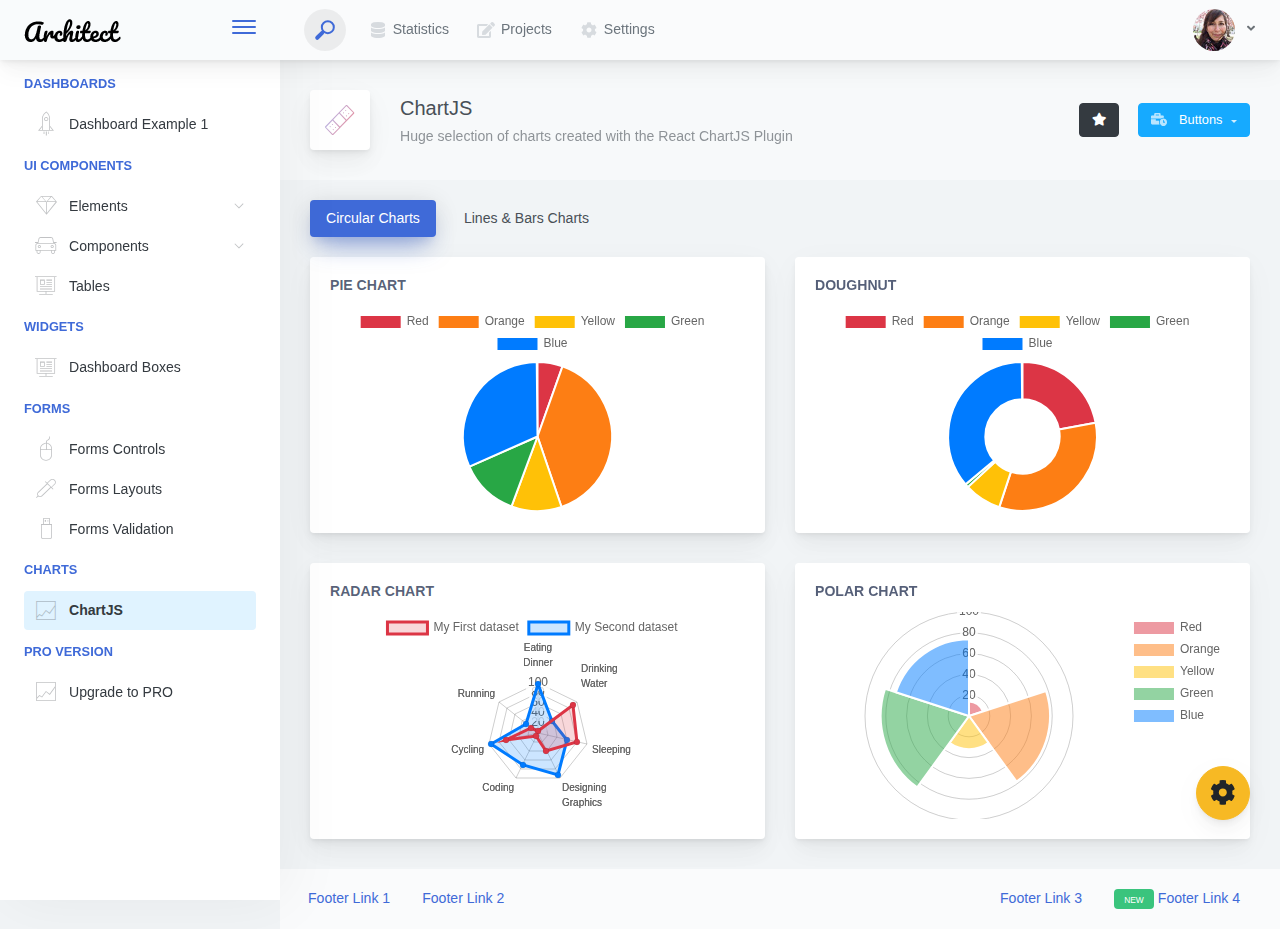
<file: charts-chartjs.html>
<!doctype html>
<html lang="en">

<head>
    <meta charset="utf-8">
    <meta http-equiv="X-UA-Compatible" content="IE=edge">
    <meta http-equiv="Content-Language" content="en">
    <meta http-equiv="Content-Type" content="text/html; charset=utf-8"/>
    <title>ChartJS - Huge selection of charts created with the React ChartJS Plugin</title>
    <meta name="viewport" content="width=device-width, initial-scale=1, maximum-scale=1, user-scalable=no, shrink-to-fit=no" />
    <meta name="description" content="Huge selection of charts created with the React ChartJS Plugin">
    <meta name="msapplication-tap-highlight" content="no">
    <!--
    =========================================================
    * ArchitectUI HTML Theme Dashboard - v1.0.0
    =========================================================
    * Product Page: https://dashboardpack.com
    * Copyright 2019 DashboardPack (https://dashboardpack.com)
    * Licensed under MIT (https://github.com/DashboardPack/architectui-html-theme-free/blob/master/LICENSE)
    =========================================================
    * The above copyright notice and this permission notice shall be included in all copies or substantial portions of the Software.
    -->
<link href="./main.css" rel="stylesheet"></head>
<body>
    <div class="app-container app-theme-white body-tabs-shadow fixed-sidebar fixed-header">
        <div class="app-header header-shadow">
            <div class="app-header__logo">
                <div class="logo-src"></div>
                <div class="header__pane ml-auto">
                    <div>
                        <button type="button" class="hamburger close-sidebar-btn hamburger--elastic" data-class="closed-sidebar">
                            <span class="hamburger-box">
                                <span class="hamburger-inner"></span>
                            </span>
                        </button>
                    </div>
                </div>
            </div>
            <div class="app-header__mobile-menu">
                <div>
                    <button type="button" class="hamburger hamburger--elastic mobile-toggle-nav">
                        <span class="hamburger-box">
                            <span class="hamburger-inner"></span>
                        </span>
                    </button>
                </div>
            </div>
            <div class="app-header__menu">
                <span>
                    <button type="button" class="btn-icon btn-icon-only btn btn-primary btn-sm mobile-toggle-header-nav">
                        <span class="btn-icon-wrapper">
                            <i class="fa fa-ellipsis-v fa-w-6"></i>
                        </span>
                    </button>
                </span>
            </div>    <div class="app-header__content">
                <div class="app-header-left">
                    <div class="search-wrapper">
                        <div class="input-holder">
                            <input type="text" class="search-input" placeholder="Type to search">
                            <button class="search-icon"><span></span></button>
                        </div>
                        <button class="close"></button>
                    </div>
                    <ul class="header-menu nav">
                        <li class="nav-item">
                            <a href="javascript:void(0);" class="nav-link">
                                <i class="nav-link-icon fa fa-database"> </i>
                                Statistics
                            </a>
                        </li>
                        <li class="btn-group nav-item">
                            <a href="javascript:void(0);" class="nav-link">
                                <i class="nav-link-icon fa fa-edit"></i>
                                Projects
                            </a>
                        </li>
                        <li class="dropdown nav-item">
                            <a href="javascript:void(0);" class="nav-link">
                                <i class="nav-link-icon fa fa-cog"></i>
                                Settings
                            </a>
                        </li>
                    </ul>        </div>
                <div class="app-header-right">
                    <div class="header-btn-lg pr-0">
                        <div class="widget-content p-0">
                            <div class="widget-content-wrapper">
                                <div class="widget-content-left">
                                    <div class="btn-group">
                                        <a data-toggle="dropdown" aria-haspopup="true" aria-expanded="false" class="p-0 btn">
                                            <img width="42" class="rounded-circle" src="assets/images/avatars/1.jpg" alt="">
                                            <i class="fa fa-angle-down ml-2 opacity-8"></i>
                                        </a>
                                        <div tabindex="-1" role="menu" aria-hidden="true" class="dropdown-menu dropdown-menu-right">
                                            <button type="button" tabindex="0" class="dropdown-item">User Account</button>
                                            <button type="button" tabindex="0" class="dropdown-item">Settings</button>
                                            <h6 tabindex="-1" class="dropdown-header">Header</h6>
                                            <button type="button" tabindex="0" class="dropdown-item">Actions</button>
                                            <div tabindex="-1" class="dropdown-divider"></div>
                                            <button type="button" tabindex="0" class="dropdown-item">Dividers</button>
                                        </div>
                                    </div>
                                </div>
                                <div class="widget-content-left  ml-3 header-user-info">
                                    <div class="widget-heading">
                                        Alina Mclourd
                                    </div>
                                    <div class="widget-subheading">
                                        VP People Manager
                                    </div>
                                </div>
                                <div class="widget-content-right header-user-info ml-3">
                                    <button type="button" class="btn-shadow p-1 btn btn-primary btn-sm show-toastr-example">
                                        <i class="fa text-white fa-calendar pr-1 pl-1"></i>
                                    </button>
                                </div>
                            </div>
                        </div>
                    </div>        </div>
            </div>
        </div>        <div class="ui-theme-settings">
            <button type="button" id="TooltipDemo" class="btn-open-options btn btn-warning">
                <i class="fa fa-cog fa-w-16 fa-spin fa-2x"></i>
            </button>
            <div class="theme-settings__inner">
                <div class="scrollbar-container">
                    <div class="theme-settings__options-wrapper">
                        <h3 class="themeoptions-heading">Layout Options
                        </h3>
                        <div class="p-3">
                            <ul class="list-group">
                                <li class="list-group-item">
                                    <div class="widget-content p-0">
                                        <div class="widget-content-wrapper">
                                            <div class="widget-content-left mr-3">
                                                <div class="switch has-switch switch-container-class" data-class="fixed-header">
                                                    <div class="switch-animate switch-on">
                                                        <input type="checkbox" checked data-toggle="toggle" data-onstyle="success">
                                                    </div>
                                                </div>
                                            </div>
                                            <div class="widget-content-left">
                                                <div class="widget-heading">Fixed Header
                                                </div>
                                                <div class="widget-subheading">Makes the header top fixed, always visible!
                                                </div>
                                            </div>
                                        </div>
                                    </div>
                                </li>
                                <li class="list-group-item">
                                    <div class="widget-content p-0">
                                        <div class="widget-content-wrapper">
                                            <div class="widget-content-left mr-3">
                                                <div class="switch has-switch switch-container-class" data-class="fixed-sidebar">
                                                    <div class="switch-animate switch-on">
                                                        <input type="checkbox" checked data-toggle="toggle" data-onstyle="success">
                                                    </div>
                                                </div>
                                            </div>
                                            <div class="widget-content-left">
                                                <div class="widget-heading">Fixed Sidebar
                                                </div>
                                                <div class="widget-subheading">Makes the sidebar left fixed, always visible!
                                                </div>
                                            </div>
                                        </div>
                                    </div>
                                </li>
                                <li class="list-group-item">
                                    <div class="widget-content p-0">
                                        <div class="widget-content-wrapper">
                                            <div class="widget-content-left mr-3">
                                                <div class="switch has-switch switch-container-class" data-class="fixed-footer">
                                                    <div class="switch-animate switch-off">
                                                        <input type="checkbox" data-toggle="toggle" data-onstyle="success">
                                                    </div>
                                                </div>
                                            </div>
                                            <div class="widget-content-left">
                                                <div class="widget-heading">Fixed Footer
                                                </div>
                                                <div class="widget-subheading">Makes the app footer bottom fixed, always visible!
                                                </div>
                                            </div>
                                        </div>
                                    </div>
                                </li>
                            </ul>
                        </div>
                        <h3 class="themeoptions-heading">
                            <div>
                                Header Options
                            </div>
                            <button type="button" class="btn-pill btn-shadow btn-wide ml-auto btn btn-focus btn-sm switch-header-cs-class" data-class="">
                                Restore Default
                            </button>
                        </h3>
                        <div class="p-3">
                            <ul class="list-group">
                                <li class="list-group-item">
                                    <h5 class="pb-2">Choose Color Scheme
                                    </h5>
                                    <div class="theme-settings-swatches">
                                        <div class="swatch-holder bg-primary switch-header-cs-class" data-class="bg-primary header-text-light">
                                        </div>
                                        <div class="swatch-holder bg-secondary switch-header-cs-class" data-class="bg-secondary header-text-light">
                                        </div>
                                        <div class="swatch-holder bg-success switch-header-cs-class" data-class="bg-success header-text-dark">
                                        </div>
                                        <div class="swatch-holder bg-info switch-header-cs-class" data-class="bg-info header-text-dark">
                                        </div>
                                        <div class="swatch-holder bg-warning switch-header-cs-class" data-class="bg-warning header-text-dark">
                                        </div>
                                        <div class="swatch-holder bg-danger switch-header-cs-class" data-class="bg-danger header-text-light">
                                        </div>
                                        <div class="swatch-holder bg-light switch-header-cs-class" data-class="bg-light header-text-dark">
                                        </div>
                                        <div class="swatch-holder bg-dark switch-header-cs-class" data-class="bg-dark header-text-light">
                                        </div>
                                        <div class="swatch-holder bg-focus switch-header-cs-class" data-class="bg-focus header-text-light">
                                        </div>
                                        <div class="swatch-holder bg-alternate switch-header-cs-class" data-class="bg-alternate header-text-light">
                                        </div>
                                        <div class="divider">
                                        </div>
                                        <div class="swatch-holder bg-vicious-stance switch-header-cs-class" data-class="bg-vicious-stance header-text-light">
                                        </div>
                                        <div class="swatch-holder bg-midnight-bloom switch-header-cs-class" data-class="bg-midnight-bloom header-text-light">
                                        </div>
                                        <div class="swatch-holder bg-night-sky switch-header-cs-class" data-class="bg-night-sky header-text-light">
                                        </div>
                                        <div class="swatch-holder bg-slick-carbon switch-header-cs-class" data-class="bg-slick-carbon header-text-light">
                                        </div>
                                        <div class="swatch-holder bg-asteroid switch-header-cs-class" data-class="bg-asteroid header-text-light">
                                        </div>
                                        <div class="swatch-holder bg-royal switch-header-cs-class" data-class="bg-royal header-text-light">
                                        </div>
                                        <div class="swatch-holder bg-warm-flame switch-header-cs-class" data-class="bg-warm-flame header-text-dark">
                                        </div>
                                        <div class="swatch-holder bg-night-fade switch-header-cs-class" data-class="bg-night-fade header-text-dark">
                                        </div>
                                        <div class="swatch-holder bg-sunny-morning switch-header-cs-class" data-class="bg-sunny-morning header-text-dark">
                                        </div>
                                        <div class="swatch-holder bg-tempting-azure switch-header-cs-class" data-class="bg-tempting-azure header-text-dark">
                                        </div>
                                        <div class="swatch-holder bg-amy-crisp switch-header-cs-class" data-class="bg-amy-crisp header-text-dark">
                                        </div>
                                        <div class="swatch-holder bg-heavy-rain switch-header-cs-class" data-class="bg-heavy-rain header-text-dark">
                                        </div>
                                        <div class="swatch-holder bg-mean-fruit switch-header-cs-class" data-class="bg-mean-fruit header-text-dark">
                                        </div>
                                        <div class="swatch-holder bg-malibu-beach switch-header-cs-class" data-class="bg-malibu-beach header-text-light">
                                        </div>
                                        <div class="swatch-holder bg-deep-blue switch-header-cs-class" data-class="bg-deep-blue header-text-dark">
                                        </div>
                                        <div class="swatch-holder bg-ripe-malin switch-header-cs-class" data-class="bg-ripe-malin header-text-light">
                                        </div>
                                        <div class="swatch-holder bg-arielle-smile switch-header-cs-class" data-class="bg-arielle-smile header-text-light">
                                        </div>
                                        <div class="swatch-holder bg-plum-plate switch-header-cs-class" data-class="bg-plum-plate header-text-light">
                                        </div>
                                        <div class="swatch-holder bg-happy-fisher switch-header-cs-class" data-class="bg-happy-fisher header-text-dark">
                                        </div>
                                        <div class="swatch-holder bg-happy-itmeo switch-header-cs-class" data-class="bg-happy-itmeo header-text-light">
                                        </div>
                                        <div class="swatch-holder bg-mixed-hopes switch-header-cs-class" data-class="bg-mixed-hopes header-text-light">
                                        </div>
                                        <div class="swatch-holder bg-strong-bliss switch-header-cs-class" data-class="bg-strong-bliss header-text-light">
                                        </div>
                                        <div class="swatch-holder bg-grow-early switch-header-cs-class" data-class="bg-grow-early header-text-light">
                                        </div>
                                        <div class="swatch-holder bg-love-kiss switch-header-cs-class" data-class="bg-love-kiss header-text-light">
                                        </div>
                                        <div class="swatch-holder bg-premium-dark switch-header-cs-class" data-class="bg-premium-dark header-text-light">
                                        </div>
                                        <div class="swatch-holder bg-happy-green switch-header-cs-class" data-class="bg-happy-green header-text-light">
                                        </div>
                                    </div>
                                </li>
                            </ul>
                        </div>
                        <h3 class="themeoptions-heading">
                            <div>Sidebar Options</div>
                            <button type="button" class="btn-pill btn-shadow btn-wide ml-auto btn btn-focus btn-sm switch-sidebar-cs-class" data-class="">
                                Restore Default
                            </button>
                        </h3>
                        <div class="p-3">
                            <ul class="list-group">
                                <li class="list-group-item">
                                    <h5 class="pb-2">Choose Color Scheme
                                    </h5>
                                    <div class="theme-settings-swatches">
                                        <div class="swatch-holder bg-primary switch-sidebar-cs-class" data-class="bg-primary sidebar-text-light">
                                        </div>
                                        <div class="swatch-holder bg-secondary switch-sidebar-cs-class" data-class="bg-secondary sidebar-text-light">
                                        </div>
                                        <div class="swatch-holder bg-success switch-sidebar-cs-class" data-class="bg-success sidebar-text-dark">
                                        </div>
                                        <div class="swatch-holder bg-info switch-sidebar-cs-class" data-class="bg-info sidebar-text-dark">
                                        </div>
                                        <div class="swatch-holder bg-warning switch-sidebar-cs-class" data-class="bg-warning sidebar-text-dark">
                                        </div>
                                        <div class="swatch-holder bg-danger switch-sidebar-cs-class" data-class="bg-danger sidebar-text-light">
                                        </div>
                                        <div class="swatch-holder bg-light switch-sidebar-cs-class" data-class="bg-light sidebar-text-dark">
                                        </div>
                                        <div class="swatch-holder bg-dark switch-sidebar-cs-class" data-class="bg-dark sidebar-text-light">
                                        </div>
                                        <div class="swatch-holder bg-focus switch-sidebar-cs-class" data-class="bg-focus sidebar-text-light">
                                        </div>
                                        <div class="swatch-holder bg-alternate switch-sidebar-cs-class" data-class="bg-alternate sidebar-text-light">
                                        </div>
                                        <div class="divider">
                                        </div>
                                        <div class="swatch-holder bg-vicious-stance switch-sidebar-cs-class" data-class="bg-vicious-stance sidebar-text-light">
                                        </div>
                                        <div class="swatch-holder bg-midnight-bloom switch-sidebar-cs-class" data-class="bg-midnight-bloom sidebar-text-light">
                                        </div>
                                        <div class="swatch-holder bg-night-sky switch-sidebar-cs-class" data-class="bg-night-sky sidebar-text-light">
                                        </div>
                                        <div class="swatch-holder bg-slick-carbon switch-sidebar-cs-class" data-class="bg-slick-carbon sidebar-text-light">
                                        </div>
                                        <div class="swatch-holder bg-asteroid switch-sidebar-cs-class" data-class="bg-asteroid sidebar-text-light">
                                        </div>
                                        <div class="swatch-holder bg-royal switch-sidebar-cs-class" data-class="bg-royal sidebar-text-light">
                                        </div>
                                        <div class="swatch-holder bg-warm-flame switch-sidebar-cs-class" data-class="bg-warm-flame sidebar-text-dark">
                                        </div>
                                        <div class="swatch-holder bg-night-fade switch-sidebar-cs-class" data-class="bg-night-fade sidebar-text-dark">
                                        </div>
                                        <div class="swatch-holder bg-sunny-morning switch-sidebar-cs-class" data-class="bg-sunny-morning sidebar-text-dark">
                                        </div>
                                        <div class="swatch-holder bg-tempting-azure switch-sidebar-cs-class" data-class="bg-tempting-azure sidebar-text-dark">
                                        </div>
                                        <div class="swatch-holder bg-amy-crisp switch-sidebar-cs-class" data-class="bg-amy-crisp sidebar-text-dark">
                                        </div>
                                        <div class="swatch-holder bg-heavy-rain switch-sidebar-cs-class" data-class="bg-heavy-rain sidebar-text-dark">
                                        </div>
                                        <div class="swatch-holder bg-mean-fruit switch-sidebar-cs-class" data-class="bg-mean-fruit sidebar-text-dark">
                                        </div>
                                        <div class="swatch-holder bg-malibu-beach switch-sidebar-cs-class" data-class="bg-malibu-beach sidebar-text-light">
                                        </div>
                                        <div class="swatch-holder bg-deep-blue switch-sidebar-cs-class" data-class="bg-deep-blue sidebar-text-dark">
                                        </div>
                                        <div class="swatch-holder bg-ripe-malin switch-sidebar-cs-class" data-class="bg-ripe-malin sidebar-text-light">
                                        </div>
                                        <div class="swatch-holder bg-arielle-smile switch-sidebar-cs-class" data-class="bg-arielle-smile sidebar-text-light">
                                        </div>
                                        <div class="swatch-holder bg-plum-plate switch-sidebar-cs-class" data-class="bg-plum-plate sidebar-text-light">
                                        </div>
                                        <div class="swatch-holder bg-happy-fisher switch-sidebar-cs-class" data-class="bg-happy-fisher sidebar-text-dark">
                                        </div>
                                        <div class="swatch-holder bg-happy-itmeo switch-sidebar-cs-class" data-class="bg-happy-itmeo sidebar-text-light">
                                        </div>
                                        <div class="swatch-holder bg-mixed-hopes switch-sidebar-cs-class" data-class="bg-mixed-hopes sidebar-text-light">
                                        </div>
                                        <div class="swatch-holder bg-strong-bliss switch-sidebar-cs-class" data-class="bg-strong-bliss sidebar-text-light">
                                        </div>
                                        <div class="swatch-holder bg-grow-early switch-sidebar-cs-class" data-class="bg-grow-early sidebar-text-light">
                                        </div>
                                        <div class="swatch-holder bg-love-kiss switch-sidebar-cs-class" data-class="bg-love-kiss sidebar-text-light">
                                        </div>
                                        <div class="swatch-holder bg-premium-dark switch-sidebar-cs-class" data-class="bg-premium-dark sidebar-text-light">
                                        </div>
                                        <div class="swatch-holder bg-happy-green switch-sidebar-cs-class" data-class="bg-happy-green sidebar-text-light">
                                        </div>
                                    </div>
                                </li>
                            </ul>
                        </div>
                        <h3 class="themeoptions-heading">
                            <div>Main Content Options</div>
                            <button type="button" class="btn-pill btn-shadow btn-wide ml-auto active btn btn-focus btn-sm">Restore Default
                            </button>
                        </h3>
                        <div class="p-3">
                            <ul class="list-group">
                                <li class="list-group-item">
                                    <h5 class="pb-2">Page Section Tabs
                                    </h5>
                                    <div class="theme-settings-swatches">
                                        <div role="group" class="mt-2 btn-group">
                                            <button type="button" class="btn-wide btn-shadow btn-primary btn btn-secondary switch-theme-class" data-class="body-tabs-line">
                                                Line
                                            </button>
                                            <button type="button" class="btn-wide btn-shadow btn-primary active btn btn-secondary switch-theme-class" data-class="body-tabs-shadow">
                                                Shadow
                                            </button>
                                        </div>
                                    </div>
                                </li>
                            </ul>
                        </div>
                    </div>
                </div>
            </div>
        </div>        <div class="app-main">
                <div class="app-sidebar sidebar-shadow">
                    <div class="app-header__logo">
                        <div class="logo-src"></div>
                        <div class="header__pane ml-auto">
                            <div>
                                <button type="button" class="hamburger close-sidebar-btn hamburger--elastic" data-class="closed-sidebar">
                                    <span class="hamburger-box">
                                        <span class="hamburger-inner"></span>
                                    </span>
                                </button>
                            </div>
                        </div>
                    </div>
                    <div class="app-header__mobile-menu">
                        <div>
                            <button type="button" class="hamburger hamburger--elastic mobile-toggle-nav">
                                <span class="hamburger-box">
                                    <span class="hamburger-inner"></span>
                                </span>
                            </button>
                        </div>
                    </div>
                    <div class="app-header__menu">
                        <span>
                            <button type="button" class="btn-icon btn-icon-only btn btn-primary btn-sm mobile-toggle-header-nav">
                                <span class="btn-icon-wrapper">
                                    <i class="fa fa-ellipsis-v fa-w-6"></i>
                                </span>
                            </button>
                        </span>
                    </div>    <div class="scrollbar-sidebar">
                        <div class="app-sidebar__inner">
                            <ul class="vertical-nav-menu">
                                <li class="app-sidebar__heading">Dashboards</li>
                                <li>
                                    <a href="index.html">
                                        <i class="metismenu-icon pe-7s-rocket"></i>
                                        Dashboard Example 1
                                    </a>
                                </li>
                                <li class="app-sidebar__heading">UI Components</li>
                                <li
                                    
                                    
                                    
                                    
                                    
                                    
                                    
                                    
                                >
                                    <a href="#">
                                        <i class="metismenu-icon pe-7s-diamond"></i>
                                        Elements
                                        <i class="metismenu-state-icon pe-7s-angle-down caret-left"></i>
                                    </a>
                                    <ul
                                        
                                        
                                        
                                        
                                        
                                        
                                        
                                        
                                    >
                                        <li>
                                            <a href="elements-buttons-standard.html">
                                                <i class="metismenu-icon"></i>
                                                Buttons
                                            </a>
                                        </li>
                                        <li>
                                            <a href="elements-dropdowns.html">
                                                <i class="metismenu-icon">
                                                </i>Dropdowns
                                            </a>
                                        </li>
                                        <li>
                                            <a href="elements-icons.html">
                                                <i class="metismenu-icon">
                                                </i>Icons
                                            </a>
                                        </li>
                                        <li>
                                            <a href="elements-badges-labels.html">
                                                <i class="metismenu-icon">
                                                </i>Badges
                                            </a>
                                        </li>
                                        <li>
                                            <a href="elements-cards.html">
                                                <i class="metismenu-icon">
                                                </i>Cards
                                            </a>
                                        </li>
                                        <li>
                                            <a href="elements-list-group.html">
                                                <i class="metismenu-icon">
                                                </i>List Groups
                                            </a>
                                        </li>
                                        <li>
                                            <a href="elements-navigation.html">
                                                <i class="metismenu-icon">
                                                </i>Navigation Menus
                                            </a>
                                        </li>
                                        <li>
                                            <a href="elements-utilities.html">
                                                <i class="metismenu-icon">
                                                </i>Utilities
                                            </a>
                                        </li>
                                    </ul>
                                </li>
                                <li
                                    
                                    
                                    
                                    
                                    
                                    
                                    
                                    
                                    
                                    
                                    
                                >
                                    <a href="#">
                                        <i class="metismenu-icon pe-7s-car"></i>
                                        Components
                                        <i class="metismenu-state-icon pe-7s-angle-down caret-left"></i>
                                    </a>
                                    <ul
                                        
                                        
                                        
                                        
                                        
                                        
                                        
                                        
                                        
                                        
                                        
                                    >
                                        <li>
                                            <a href="components-tabs.html">
                                                <i class="metismenu-icon">
                                                </i>Tabs
                                            </a>
                                        </li>
                                        <li>
                                            <a href="components-accordions.html">
                                                <i class="metismenu-icon">
                                                </i>Accordions
                                            </a>
                                        </li>
                                        <li>
                                            <a href="components-notifications.html">
                                                <i class="metismenu-icon">
                                                </i>Notifications
                                            </a>
                                        </li>
                                        <li>
                                            <a href="components-modals.html">
                                                <i class="metismenu-icon">
                                                </i>Modals
                                            </a>
                                        </li>
                                        <li>
                                            <a href="components-progress-bar.html">
                                                <i class="metismenu-icon">
                                                </i>Progress Bar
                                            </a>
                                        </li>
                                        <li>
                                            <a href="components-tooltips-popovers.html">
                                                <i class="metismenu-icon">
                                                </i>Tooltips &amp; Popovers
                                            </a>
                                        </li>
                                        <li>
                                            <a href="components-carousel.html">
                                                <i class="metismenu-icon">
                                                </i>Carousel
                                            </a>
                                        </li>
                                        <li>
                                            <a href="components-calendar.html">
                                                <i class="metismenu-icon">
                                                </i>Calendar
                                            </a>
                                        </li>
                                        <li>
                                            <a href="components-pagination.html">
                                                <i class="metismenu-icon">
                                                </i>Pagination
                                            </a>
                                        </li>
                                        <li>
                                            <a href="components-scrollable-elements.html">
                                                <i class="metismenu-icon">
                                                </i>Scrollable
                                            </a>
                                        </li>
                                        <li>
                                            <a href="components-maps.html">
                                                <i class="metismenu-icon">
                                                </i>Maps
                                            </a>
                                        </li>
                                    </ul>
                                </li>
                                <li  >
                                    <a href="tables-regular.html">
                                        <i class="metismenu-icon pe-7s-display2"></i>
                                        Tables
                                    </a>
                                </li>
                                <li class="app-sidebar__heading">Widgets</li>
                                <li>
                                    <a href="dashboard-boxes.html">
                                        <i class="metismenu-icon pe-7s-display2"></i>
                                        Dashboard Boxes
                                    </a>
                                </li>
                                <li class="app-sidebar__heading">Forms</li>
                                <li>
                                    <a href="forms-controls.html">
                                        <i class="metismenu-icon pe-7s-mouse">
                                        </i>Forms Controls
                                    </a>
                                </li>
                                <li>
                                    <a href="forms-layouts.html">
                                        <i class="metismenu-icon pe-7s-eyedropper">
                                        </i>Forms Layouts
                                    </a>
                                </li>
                                <li>
                                    <a href="forms-validation.html">
                                        <i class="metismenu-icon pe-7s-pendrive">
                                        </i>Forms Validation
                                    </a>
                                </li>
                                <li class="app-sidebar__heading">Charts</li>
                                <li>
                                    <a href="charts-chartjs.html" class="mm-active">
                                        <i class="metismenu-icon pe-7s-graph2">
                                        </i>ChartJS
                                    </a>
                                </li>
                                <li class="app-sidebar__heading">PRO Version</li>
                                <li>
                                    <a href="https://dashboardpack.com/theme-details/architectui-dashboard-html-pro/" target="_blank">
                                        <i class="metismenu-icon pe-7s-graph2">
                                        </i>
                                        Upgrade to PRO
                                    </a>
                                </li>
                            </ul>
                        </div>
                    </div>
                </div>  
                  <div class="app-main__outer">
                    <div class="app-main__inner">
                        <div class="app-page-title">
                            <div class="page-title-wrapper">
                                <div class="page-title-heading">
                                    <div class="page-title-icon">
                                        <i class="pe-7s-bandaid icon-gradient bg-amy-crisp">
                                        </i>
                                    </div>
                                    <div>ChartJS
                                        <div class="page-title-subheading">Huge selection of charts created with the React ChartJS Plugin
                                        </div>
                                    </div>
                                </div>
                                <div class="page-title-actions">
                                    <button type="button" data-toggle="tooltip" title="Example Tooltip" data-placement="bottom" class="btn-shadow mr-3 btn btn-dark">
                                        <i class="fa fa-star"></i>
                                    </button>
                                    <div class="d-inline-block dropdown">
                                        <button type="button" data-toggle="dropdown" aria-haspopup="true" aria-expanded="false" class="btn-shadow dropdown-toggle btn btn-info">
                                            <span class="btn-icon-wrapper pr-2 opacity-7">
                                                <i class="fa fa-business-time fa-w-20"></i>
                                            </span>
                                            Buttons
                                        </button>
                                        <div tabindex="-1" role="menu" aria-hidden="true" class="dropdown-menu dropdown-menu-right">
                                            <ul class="nav flex-column">
                                                <li class="nav-item">
                                                    <a href="javascript:void(0);" class="nav-link">
                                                        <i class="nav-link-icon lnr-inbox"></i>
                                                        <span>
                                                            Inbox
                                                        </span>
                                                        <div class="ml-auto badge badge-pill badge-secondary">86</div>
                                                    </a>
                                                </li>
                                                <li class="nav-item">
                                                    <a href="javascript:void(0);" class="nav-link">
                                                        <i class="nav-link-icon lnr-book"></i>
                                                        <span>
                                                            Book
                                                        </span>
                                                        <div class="ml-auto badge badge-pill badge-danger">5</div>
                                                    </a>
                                                </li>
                                                <li class="nav-item">
                                                    <a href="javascript:void(0);" class="nav-link">
                                                        <i class="nav-link-icon lnr-picture"></i>
                                                        <span>
                                                            Picture
                                                        </span>
                                                    </a>
                                                </li>
                                                <li class="nav-item">
                                                    <a disabled href="javascript:void(0);" class="nav-link disabled">
                                                        <i class="nav-link-icon lnr-file-empty"></i>
                                                        <span>
                                                            File Disabled
                                                        </span>
                                                    </a>
                                                </li>
                                            </ul>
                                        </div>
                                    </div>
                                </div>    </div>
                        </div>            <ul class="body-tabs body-tabs-layout tabs-animated body-tabs-animated nav">
                            <li class="nav-item">
                                <a role="tab" class="nav-link active" id="tab-0" data-toggle="tab" href="#tab-content-0">
                                    <span>Circular Charts</span>
                                </a>
                            </li>
                            <li class="nav-item">
                                <a role="tab" class="nav-link" id="tab-1" data-toggle="tab" href="#tab-content-1">
                                    <span>Lines & Bars Charts</span>
                                </a>
                            </li>
                        </ul>
                        <div class="tab-content">
                            <div class="tab-pane tabs-animation fade show active" id="tab-content-0" role="tabpanel">
                                <div class="row">
                                    <div class="col-md-6">
                                        <div class="main-card mb-3 card">
                                            <div class="card-body">
                                                <h5 class="card-title">Pie Chart</h5>
                                                <canvas id="chart-area"></canvas>
                                            </div>
                                        </div>
                                        <div class="main-card mb-3 card">
                                            <div class="card-body">
                                                <h5 class="card-title">Radar Chart</h5>
                                                <canvas id="radar-chart"></canvas>
                                            </div>
                                        </div>
                                    </div>
                                    <div class="col-md-6">
                                        <div class="main-card mb-3 card">
                                            <div class="card-body">
                                                <h5 class="card-title">Doughnut</h5>
                                                <canvas id="doughnut-chart"></canvas>
                                            </div>
                                        </div>
                                        <div class="main-card mb-3 card">
                                            <div class="card-body">
                                                <h5 class="card-title">Polar Chart</h5>
                                                <canvas id="polar-chart"></canvas>
                                            </div>
                                        </div>
                                    </div>
                                </div>
            
                            </div>
                            <div class="tab-pane tabs-animation fade" id="tab-content-1" role="tabpanel">
                                <div class="row">
                                    <div class="col-md-6">
                                        <div class="main-card mb-3 card">
                                            <div class="card-body">
                                                <h5 class="card-title">Vertical Bars</h5>
                                                <canvas id="canvas"></canvas>
                                            </div>
                                        </div>
                                        <div class="main-card mb-3 card">
                                            <div class="card-body">
                                                <h5 class="card-title">Horizontal Bars</h5>
                                                <canvas id="chart-horiz-bar"></canvas>
                                            </div>
                                        </div>
                                    </div>
                                    <div class="col-md-6">
                                        <div class="main-card mb-3 card">
                                            <div class="card-body">
                                                <h5 class="card-title">Line Chart</h5>
                                                <div style="height: 400px">
                                                    <canvas id="line-chart"></canvas>
                                                </div>
                                            </div>
                                        </div>
                                        <div class="main-card mb-3 card">
                                            <div class="card-body">
                                                <h5 class="card-title">Stacked Bars</h5>
                                                <canvas id="stacked-bars-chart"></canvas>
                                            </div>
                                        </div>
                                    </div>
                                </div>
                            </div>
                        </div>
            
                    </div>
                    <div class="app-wrapper-footer">
                        <div class="app-footer">
                            <div class="app-footer__inner">
                                <div class="app-footer-left">
                                    <ul class="nav">
                                        <li class="nav-item">
                                            <a href="javascript:void(0);" class="nav-link">
                                                Footer Link 1
                                            </a>
                                        </li>
                                        <li class="nav-item">
                                            <a href="javascript:void(0);" class="nav-link">
                                                Footer Link 2
                                            </a>
                                        </li>
                                    </ul>
                                </div>
                                <div class="app-footer-right">
                                    <ul class="nav">
                                        <li class="nav-item">
                                            <a href="javascript:void(0);" class="nav-link">
                                                Footer Link 3
                                            </a>
                                        </li>
                                        <li class="nav-item">
                                            <a href="javascript:void(0);" class="nav-link">
                                                <div class="badge badge-success mr-1 ml-0">
                                                    <small>NEW</small>
                                                </div>
                                                Footer Link 4
                                            </a>
                                        </li>
                                    </ul>
                                </div>
                            </div>
                        </div>
                    </div>    </div>
        </div>
    </div>
<script type="text/javascript" src="./assets/scripts/main.js"></script></body>
</html>
</file>
